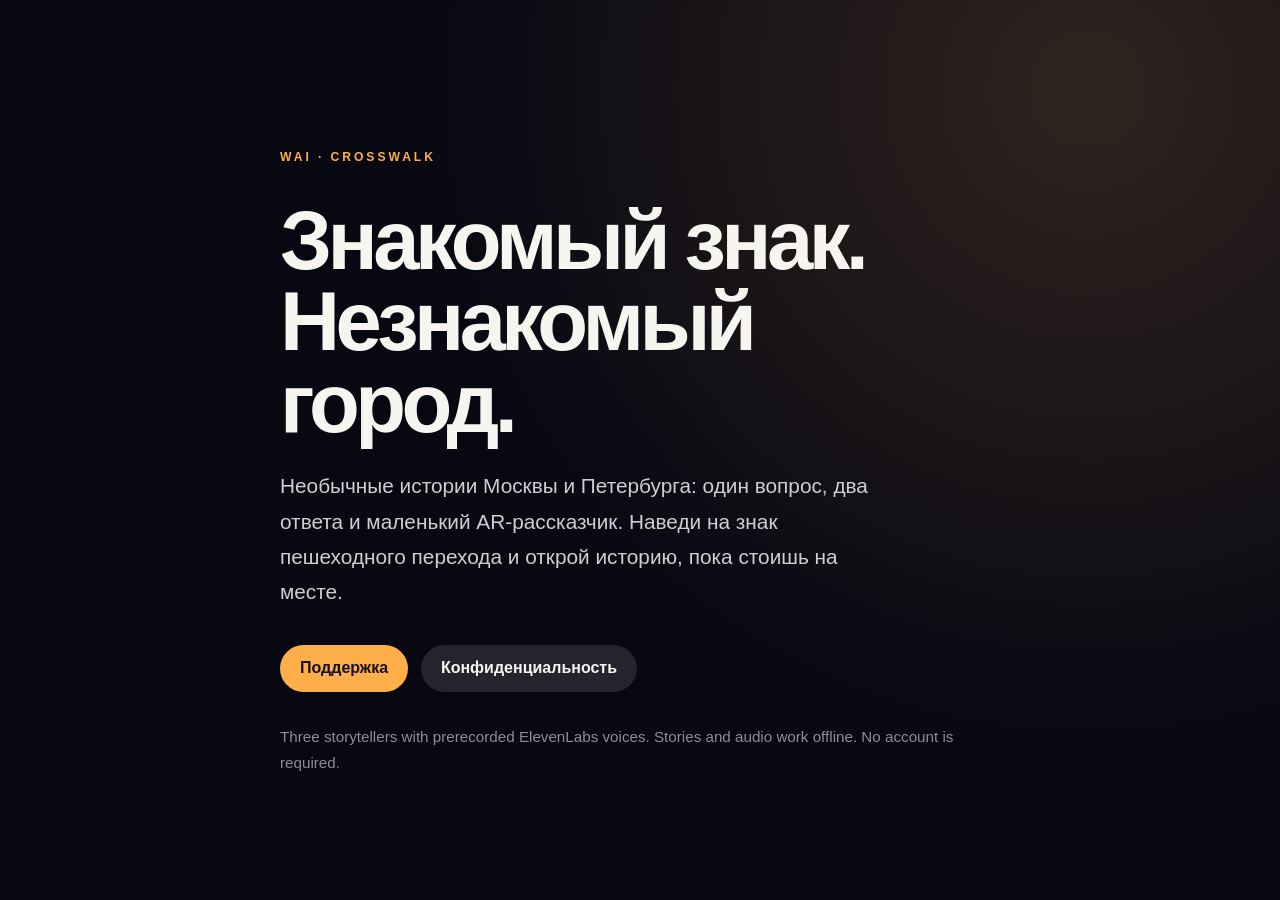
<file: index.html>
<!doctype html>
<html lang="ru">
<head>
  <meta charset="utf-8">
  <meta name="viewport" content="width=device-width, initial-scale=1">
  <title>Wai Crosswalk</title>
  <link rel="stylesheet" href="styles.css">
</head>
<body>
  <main class="shell">
    <p class="eyebrow">WAI · CROSSWALK</p>
    <h1>Знакомый знак.<br>Незнакомый город.</h1>
    <p class="lead">Необычные истории Москвы и Петербурга: один вопрос, два ответа и маленький AR-рассказчик. Наведи на знак пешеходного перехода и открой историю, пока стоишь на месте.</p>
    <nav>
      <a class="button" href="support/">Поддержка</a>
      <a class="button secondary" href="privacy/">Конфиденциальность</a>
    </nav>
    <p class="muted">Three storytellers with prerecorded ElevenLabs voices. Stories and audio work offline. No account is required.</p>
  </main>
</body>
</html>
</file>
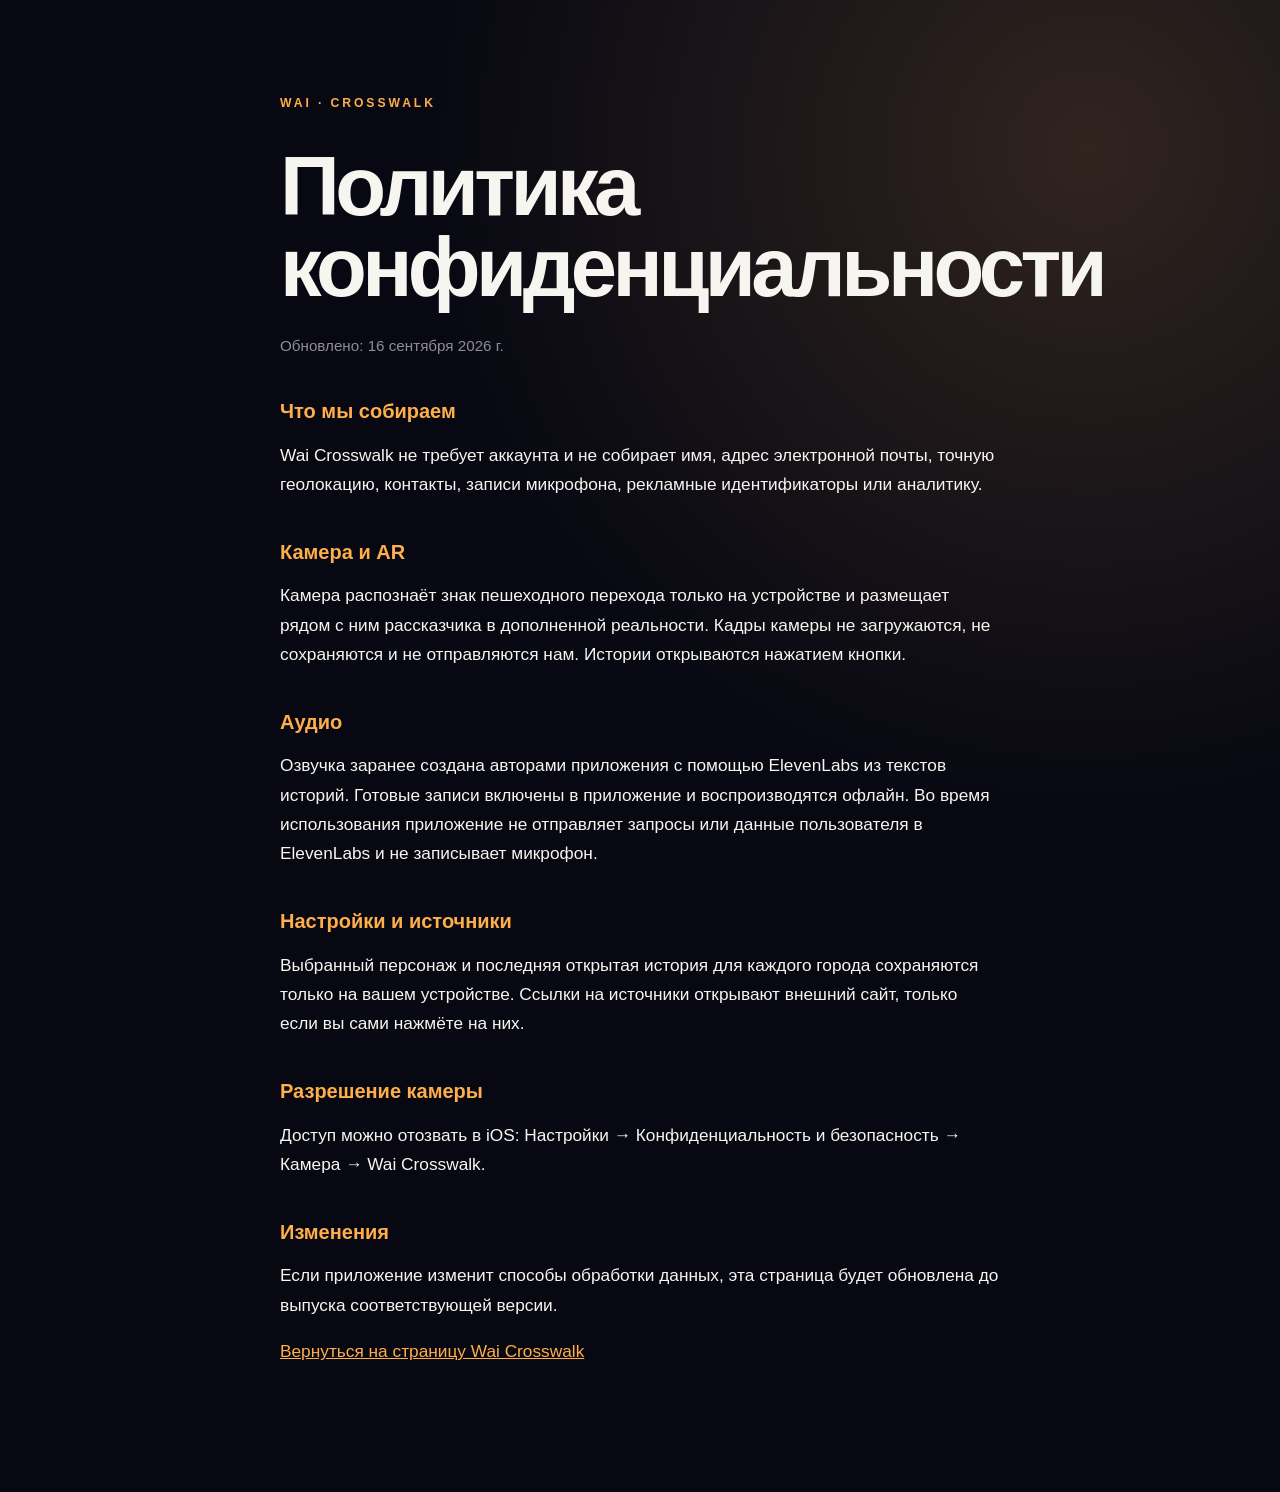
<file: privacy/index.html>
<!doctype html>
<html lang="ru">
<head>
  <meta charset="utf-8">
  <meta name="viewport" content="width=device-width, initial-scale=1">
  <title>Конфиденциальность · Wai Crosswalk</title>
  <link rel="stylesheet" href="../styles.css">
</head>
<body>
  <main class="shell document">
    <p class="eyebrow">WAI · CROSSWALK</p>
    <h1>Политика конфиденциальности</h1>
    <p class="muted">Обновлено: 16 сентября 2026 г.</p>

    <h2>Что мы собираем</h2>
    <p>Wai Crosswalk не требует аккаунта и не собирает имя, адрес электронной почты, точную геолокацию, контакты, записи микрофона, рекламные идентификаторы или аналитику.</p>

    <h2>Камера и AR</h2>
    <p>Камера распознаёт знак пешеходного перехода только на устройстве и размещает рядом с ним рассказчика в дополненной реальности. Кадры камеры не загружаются, не сохраняются и не отправляются нам. Истории открываются нажатием кнопки.</p>

    <h2>Аудио</h2>
    <p>Озвучка заранее создана авторами приложения с помощью ElevenLabs из текстов историй. Готовые записи включены в приложение и воспроизводятся офлайн. Во время использования приложение не отправляет запросы или данные пользователя в ElevenLabs и не записывает микрофон.</p>

    <h2>Настройки и источники</h2>
    <p>Выбранный персонаж и последняя открытая история для каждого города сохраняются только на вашем устройстве. Ссылки на источники открывают внешний сайт, только если вы сами нажмёте на них.</p>

    <h2>Разрешение камеры</h2>
    <p>Доступ можно отозвать в iOS: Настройки → Конфиденциальность и безопасность → Камера → Wai Crosswalk.</p>

    <h2>Изменения</h2>
    <p>Если приложение изменит способы обработки данных, эта страница будет обновлена до выпуска соответствующей версии.</p>

    <p><a href="../">Вернуться на страницу Wai Crosswalk</a></p>
  </main>
</body>
</html>
</file>
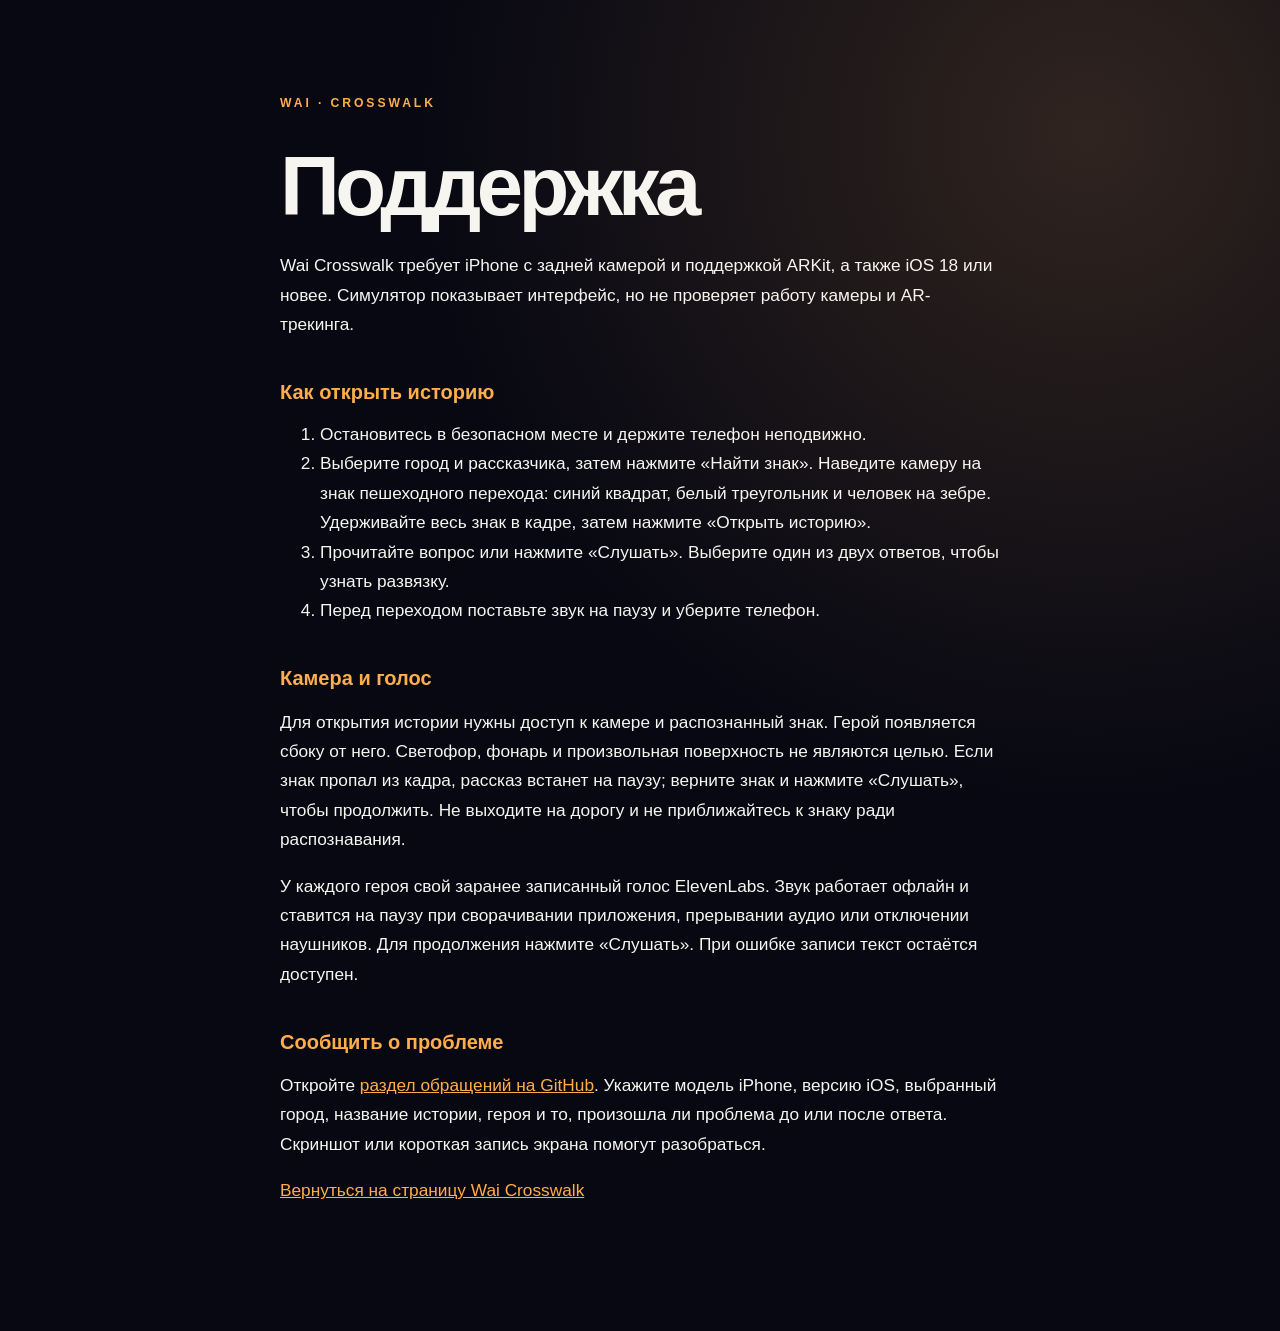
<file: support/index.html>
<!doctype html>
<html lang="ru">
<head>
  <meta charset="utf-8">
  <meta name="viewport" content="width=device-width, initial-scale=1">
  <title>Поддержка · Wai Crosswalk</title>
  <link rel="stylesheet" href="../styles.css">
</head>
<body>
  <main class="shell document">
    <p class="eyebrow">WAI · CROSSWALK</p>
    <h1>Поддержка</h1>
    <p>Wai Crosswalk требует iPhone с задней камерой и поддержкой ARKit, а также iOS 18 или новее. Симулятор показывает интерфейс, но не проверяет работу камеры и AR-трекинга.</p>

    <h2>Как открыть историю</h2>
    <ol>
      <li>Остановитесь в безопасном месте и держите телефон неподвижно.</li>
      <li>Выберите город и рассказчика, затем нажмите «Найти знак». Наведите камеру на знак пешеходного перехода: синий квадрат, белый треугольник и человек на зебре. Удерживайте весь знак в кадре, затем нажмите «Открыть историю».</li>
      <li>Прочитайте вопрос или нажмите «Слушать». Выберите один из двух ответов, чтобы узнать развязку.</li>
      <li>Перед переходом поставьте звук на паузу и уберите телефон.</li>
    </ol>

    <h2>Камера и голос</h2>
    <p>Для открытия истории нужны доступ к камере и распознанный знак. Герой появляется сбоку от него. Светофор, фонарь и произвольная поверхность не являются целью. Если знак пропал из кадра, рассказ встанет на паузу; верните знак и нажмите «Слушать», чтобы продолжить. Не выходите на дорогу и не приближайтесь к знаку ради распознавания.</p>
    <p>У каждого героя свой заранее записанный голос ElevenLabs. Звук работает офлайн и ставится на паузу при сворачивании приложения, прерывании аудио или отключении наушников. Для продолжения нажмите «Слушать». При ошибке записи текст остаётся доступен.</p>

    <h2>Сообщить о проблеме</h2>
    <p>Откройте <a href="https://github.com/mikwiseman/wai-crosswalk-support/issues">раздел обращений на GitHub</a>. Укажите модель iPhone, версию iOS, выбранный город, название истории, героя и то, произошла ли проблема до или после ответа. Скриншот или короткая запись экрана помогут разобраться.</p>

    <p><a href="../">Вернуться на страницу Wai Crosswalk</a></p>
  </main>
</body>
</html>
</file>
<file: styles.css>
:root {
  color-scheme: dark;
  font-family: -apple-system, BlinkMacSystemFont, "SF Pro Display", sans-serif;
  background: #070812;
  color: #f7f5f0;
}

* { box-sizing: border-box; }

body {
  margin: 0;
  min-height: 100vh;
  background: radial-gradient(circle at 85% 10%, #30241f 0, #070812 42rem);
}

.shell {
  width: min(720px, calc(100% - 40px));
  margin: 0 auto;
  padding: 15vh 0 12vh;
}

.document { padding-top: 9vh; }

.eyebrow {
  color: #ffae49;
  font-size: .76rem;
  font-weight: 800;
  letter-spacing: .24em;
}

h1 {
  max-width: 680px;
  margin: 2rem 0 1.5rem;
  font-size: clamp(2.4rem, 8vw, 5.2rem);
  line-height: .98;
  letter-spacing: -.055em;
}

h2 {
  margin: 2.6rem 0 .7rem;
  color: #ffae49;
  font-size: 1.25rem;
}

p, li { font-size: 1.08rem; line-height: 1.7; }
.lead { max-width: 620px; color: #d1ced0; font-size: 1.3rem; }
.muted { color: #8f8d98; font-size: .95rem; }

nav { display: flex; flex-wrap: wrap; gap: .8rem; margin: 2.2rem 0 2rem; }
.button {
  display: inline-block;
  padding: .9rem 1.25rem;
  border-radius: 999px;
  background: #ffae49;
  color: #151018;
  font-weight: 750;
  text-decoration: none;
}
.button.secondary { background: #24232e; color: #f7f5f0; }
a { color: #ffae49; }
</file>
